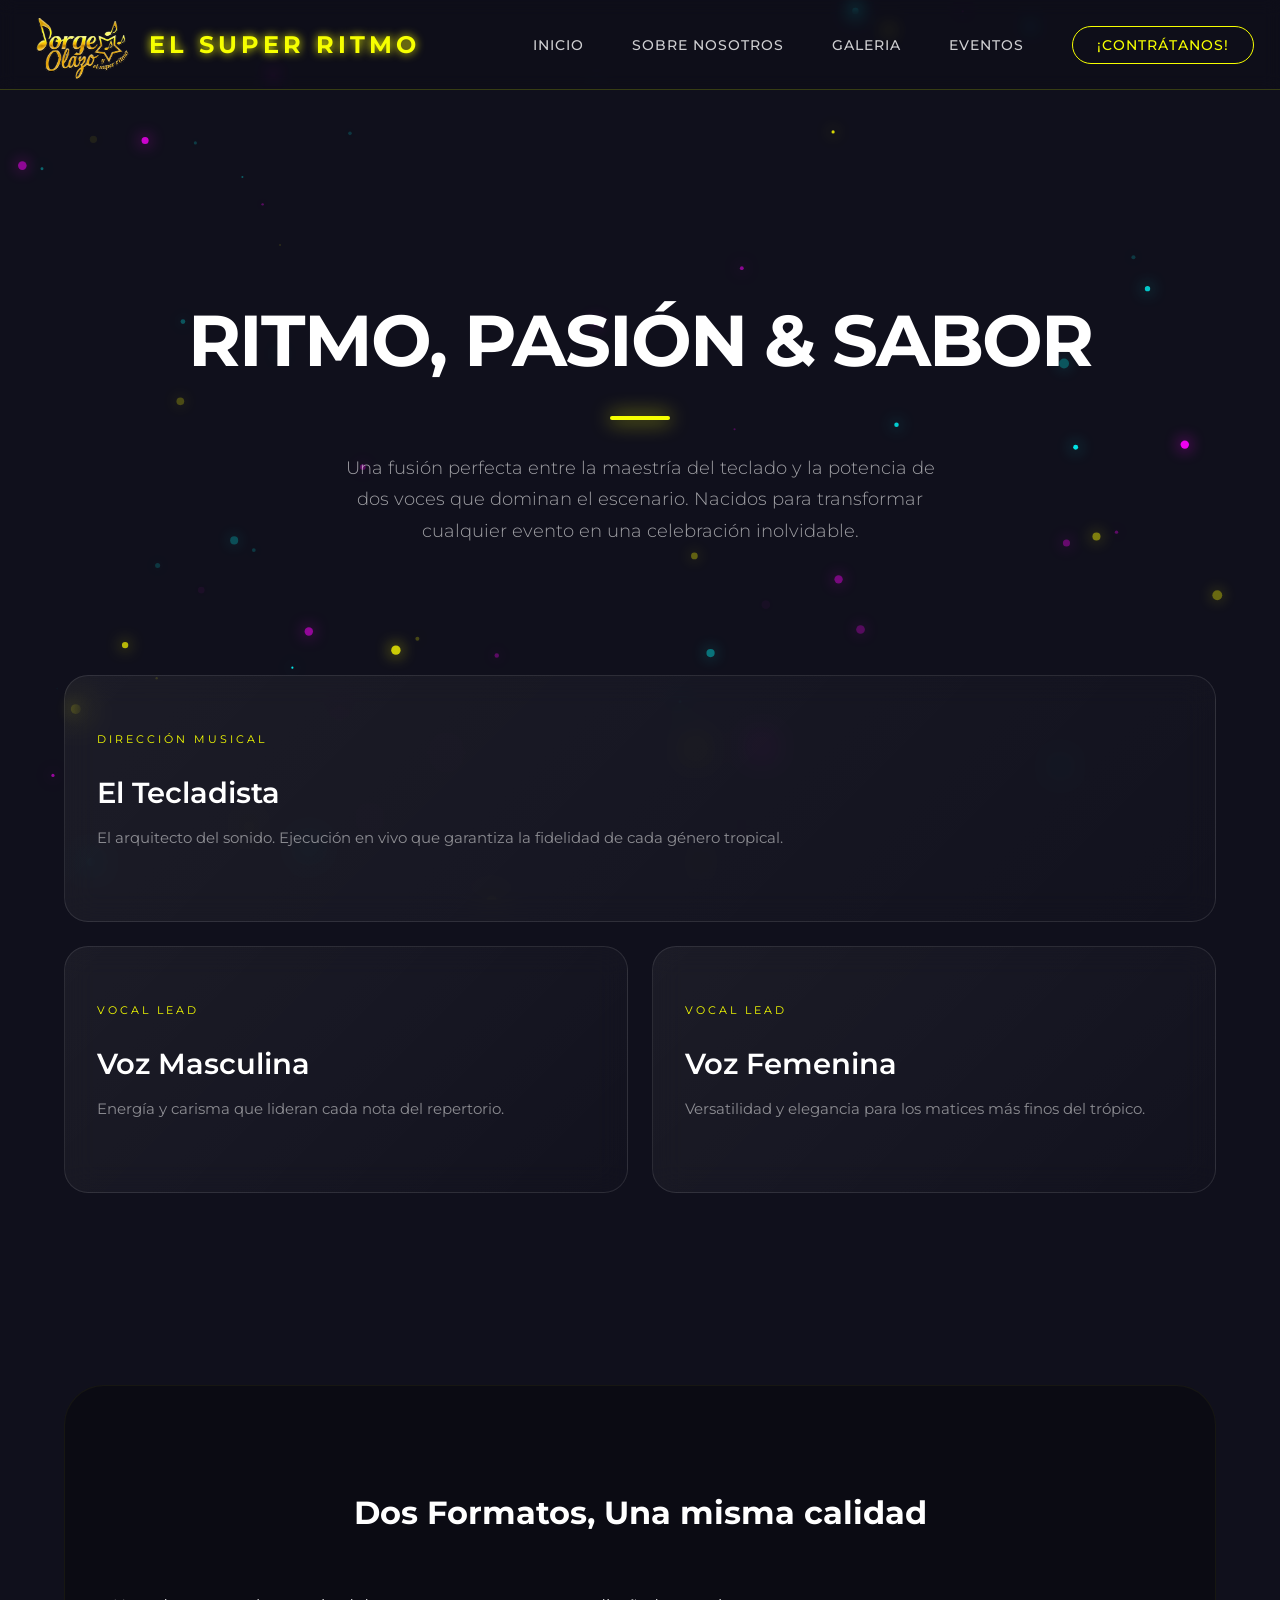
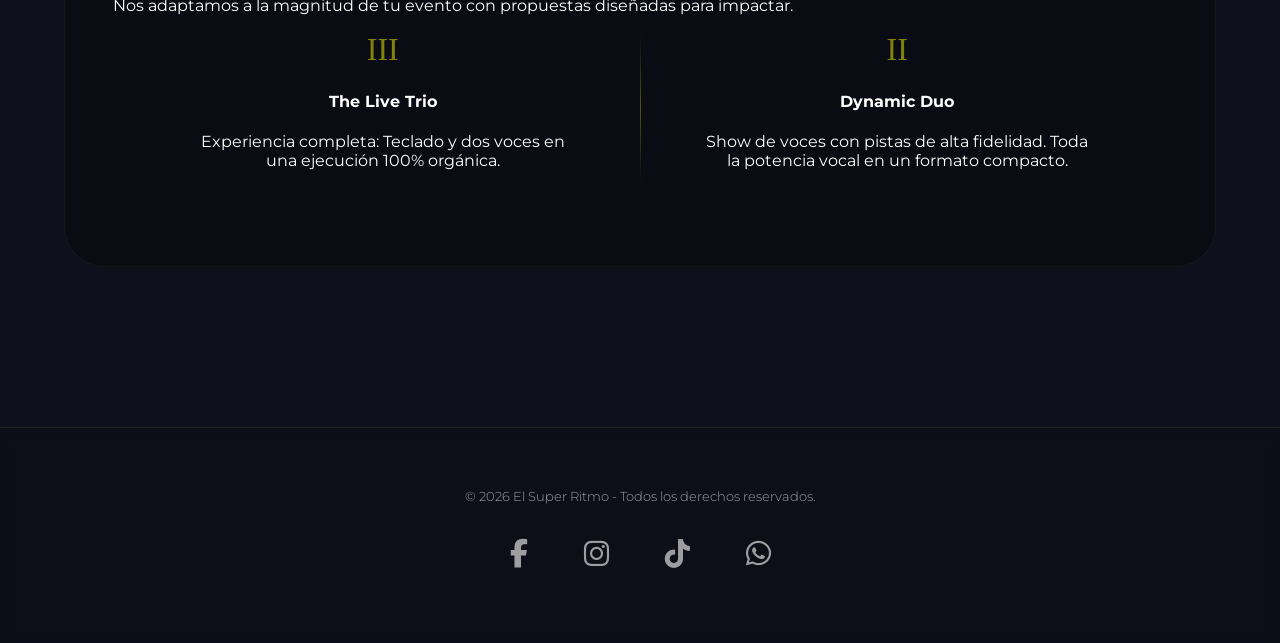
<file: pages/biographic.html>
<!DOCTYPE html>
<html lang="en">
    <head>
        <meta charset="UTF-8">
        <meta name="viewport" content="width=device-width, initial-scale=1.0">
        <link rel="stylesheet" href="https://cdnjs.cloudflare.com/ajax/libs/font-awesome/6.5.1/css/all.min.css">
        <link rel="stylesheet" href="../css/styles.css">
        <title>Sobre Nosotros</title>
    </head>
    <body>
        <canvas id="canvas-background"></canvas>

        <header class="main-header">
            <div class="logo">
                <a href="/index.html"
                    style="text-decoration: none; display: flex; align-items: center; gap: 15px;">
                    <img src="/assets/img/logo.png" alt="Logo">
                    <h1 class="logo-text"><span>El Super Ritmo</span></h1>
                </a>
            </div>

            <div class="menu-toggle" id="mobile-menu">
                <span class="bar"></span>
                <span class="bar"></span>
                <span class="bar"></span>
            </div>

            <nav class="menu">
                <ul class="nav-list">
                    <li><a href="/index.html">Inicio</a></li>
                    <li><a href="/pages/biographic.html">Sobre Nosotros</a></li>
                    <li><a href="/pages/galery.html">Galeria</a></li>
                    <li><a href="/pages/events.html">Eventos</a></li>
                    <li><a href="/pages/contacs.html"
                            class="btn-contacto">¡Contrátanos!</a></li>
                </ul>
            </nav>
        </header>

        <main class="about-wrapper">
            <!-- Hero Section Minimalista -->
            <section class="about-hero">
                <div class="reveal-text">
                    <h2 class="ultra-title">Ritmo, Pasión &
                        <span>Sabor</span></h2>
                    <div class="divider-glow"></div>
                    <p class="hero-description">
                        Una fusión perfecta entre la maestría del teclado y la
                        potencia de dos voces que dominan el escenario.
                        Nacidos para transformar cualquier evento en una
                        celebración inolvidable.
                    </p>
                </div>
            </section>

            <!-- Seccion Integrantes -->
            <section class="team-showcase">
                <div class="glass-card main-member">
                    <div class="card-inner">
                        <span class="role">Dirección Musical</span>
                        <h3>El Tecladista</h3>
                        <p>El arquitecto del sonido. Ejecución en vivo que
                            garantiza la fidelidad de cada género tropical.</p>
                    </div>
                </div>

                <div class="team-duo">
                    <div class="glass-card">
                        <div class="card-inner">
                            <span class="role">Vocal Lead</span>
                            <h3>Voz Masculina</h3>
                            <p>Energía y carisma que lideran cada nota del
                                repertorio.</p>
                        </div>
                    </div>
                    <div class="glass-card">
                        <div class="card-inner">
                            <span class="role">Vocal Lead</span>
                            <h3>Voz Femenina</h3>
                            <p>Versatilidad y elegancia para los matices más
                                finos del trópico.</p>
                        </div>
                    </div>
                </div>
            </section>

            <!-- Propuesta Versátil -->
            <section id="propuesta" class="versatility-section">
                <div class="versatility-container">
                    <div class="text-block">
                        <h2 class="sub-title">Dos Formatos, <span>Una misma
                                calidad</span></h2>
                        <p>Nos adaptamos a la magnitud de tu evento con
                            propuestas diseñadas para impactar.</p>
                    </div>

                    <div class="format-grid">
                        <div class="format-item">
                            <div class="format-icon">III</div>
                            <h4>The Live Trio</h4>
                            <p>Experiencia completa: Teclado y dos voces en una
                                ejecución 100% orgánica.</p>
                        </div>
                        <div class="vertical-divider"></div>
                        <div class="format-item">
                            <div class="format-icon">II</div>
                            <h4>Dynamic Duo</h4>
                            <p>Show de voces con pistas de alta fidelidad. Toda
                                la potencia vocal en un formato compacto.</p>
                        </div>
                    </div>
                </div>
            </section>
        </main>

        <footer class="main-footer">
            <div class="footer-content">
                <p>&copy; 2026 El Super Ritmo - Todos los derechos
                    reservados.</p>
                <div class="social-links">
                    <a
                        href="https://www.facebook.com/profile.php?id=100089630088880&locale=es_LA"
                        target="_blank" class="social-icon"><i
                            class="fa-brands fa-facebook-f"></i></a>
                    <a href="https://www.instagram.com/olazocortes?igsh=eDFoczZ5eHZ1M2Jz"
                        target="_blank" class="social-icon"><i
                            class="fa-brands fa-instagram"></i></a>
                    <a href="https://www.tiktok.com/@gitooc?_r=1&_t=ZS-962TKtoE6FB" target="_blank"
                        class="social-icon"><i
                            class="fa-brands fa-tiktok"></i></a>
                    <a
                        href="https://wa.me/522711181249?text=¡Hola!%20Me%20interesa%20contratar%20a%20El%20Super%20Ritmo"
                        target="_blank" class="social-icon"><i
                            class="fa-brands fa-whatsapp"></i></a>
                </div>
            </div>
        </footer>

        <script src="../js/main.js"></script>
    </body>
</html>
</file>
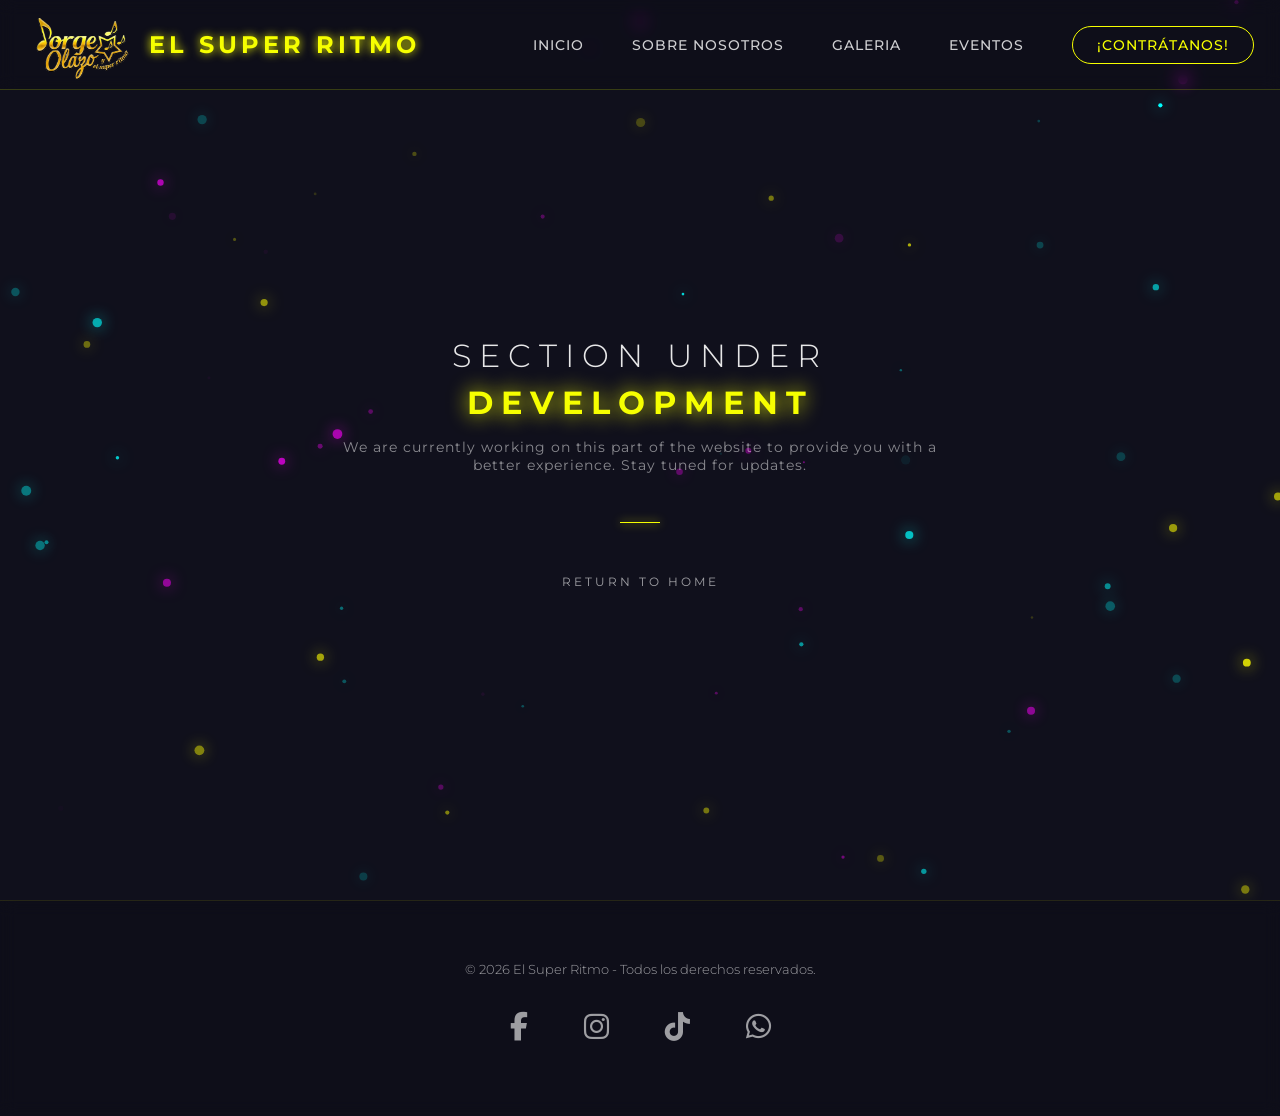
<file: pages/contacs.html>
<!DOCTYPE html>
<html lang="en">
    <head>
        <meta charset="UTF-8">
        <meta name="viewport" content="width=device-width, initial-scale=1.0">
        <link rel="stylesheet" href="https://cdnjs.cloudflare.com/ajax/libs/font-awesome/6.5.1/css/all.min.css">
        <link rel="stylesheet" href="../css/styles.css">
        <title>Sobre Nosotros</title>
    </head>
    <body>
        <canvas id="canvas-background"></canvas>

        <header class="main-header">
            <div class="logo">
                <a href="/index.html"
                    style="text-decoration: none; display: flex; align-items: center; gap: 15px;">
                    <img src="/assets/img/logo.png" alt="Logo">
                    <h1 class="logo-text"><span>El Super Ritmo</span></h1>
                </a>
            </div>

            <div class="menu-toggle" id="mobile-menu">
                <span class="bar"></span>
                <span class="bar"></span>
                <span class="bar"></span>
            </div>

            <nav class="menu">
                <ul class="nav-list">
                    <li><a href="/index.html">Inicio</a></li>
                    <li><a href="/pages/biographic.html">Sobre Nosotros</a></li>
                    <li><a href="/pages/galery.html">Galeria</a></li>
                    <li><a href="/pages/events.html">Eventos</a></li>
                    <li><a href="/pages/contacs.html"
                            class="btn-contacto">¡Contrátanos!</a></li>
                </ul>
            </nav>
        </header>

        <section class="wip-container">
            <div class="wip-content">
                <h2 class="wip-title">Section Under
                    <span>Development</span></h2>
                <p class="wip-subtitle">We are currently working on this part of
                    the website to provide you with a better experience. Stay
                    tuned for updates.</p>
                <div class="wip-visual">
                    <div class="neon-line"></div>
                </div>
                <a href="#inicio" class="btn-back">Return to Home</a>
            </div>
        </section>

        <footer class="main-footer">
            <div class="footer-content">
                <p>&copy; 2026 El Super Ritmo - Todos los derechos
                    reservados.</p>
                <div class="social-links">
                    <a
                        href="https://www.facebook.com/profile.php?id=100089630088880&locale=es_LA"
                        target="_blank" class="social-icon"><i
                            class="fa-brands fa-facebook-f"></i></a>
                    <a href="https://www.instagram.com/olazocortes?igsh=eDFoczZ5eHZ1M2Jz"
                        target="_blank" class="social-icon"><i
                            class="fa-brands fa-instagram"></i></a>
                    <a href="https://www.tiktok.com/@gitooc?_r=1&_t=ZS-962TKtoE6FB" target="_blank"
                        class="social-icon"><i
                            class="fa-brands fa-tiktok"></i></a>
                    <a
                        href="https://wa.me/522711181249?text=¡Hola!%20Me%20interesa%20contratar%20a%20El%20Super%20Ritmo"
                        target="_blank" class="social-icon"><i
                            class="fa-brands fa-whatsapp"></i></a>
                </div>
            </div>
        </footer>

        <script src="../js/main.js"></script>
    </body>
</html>
</file>
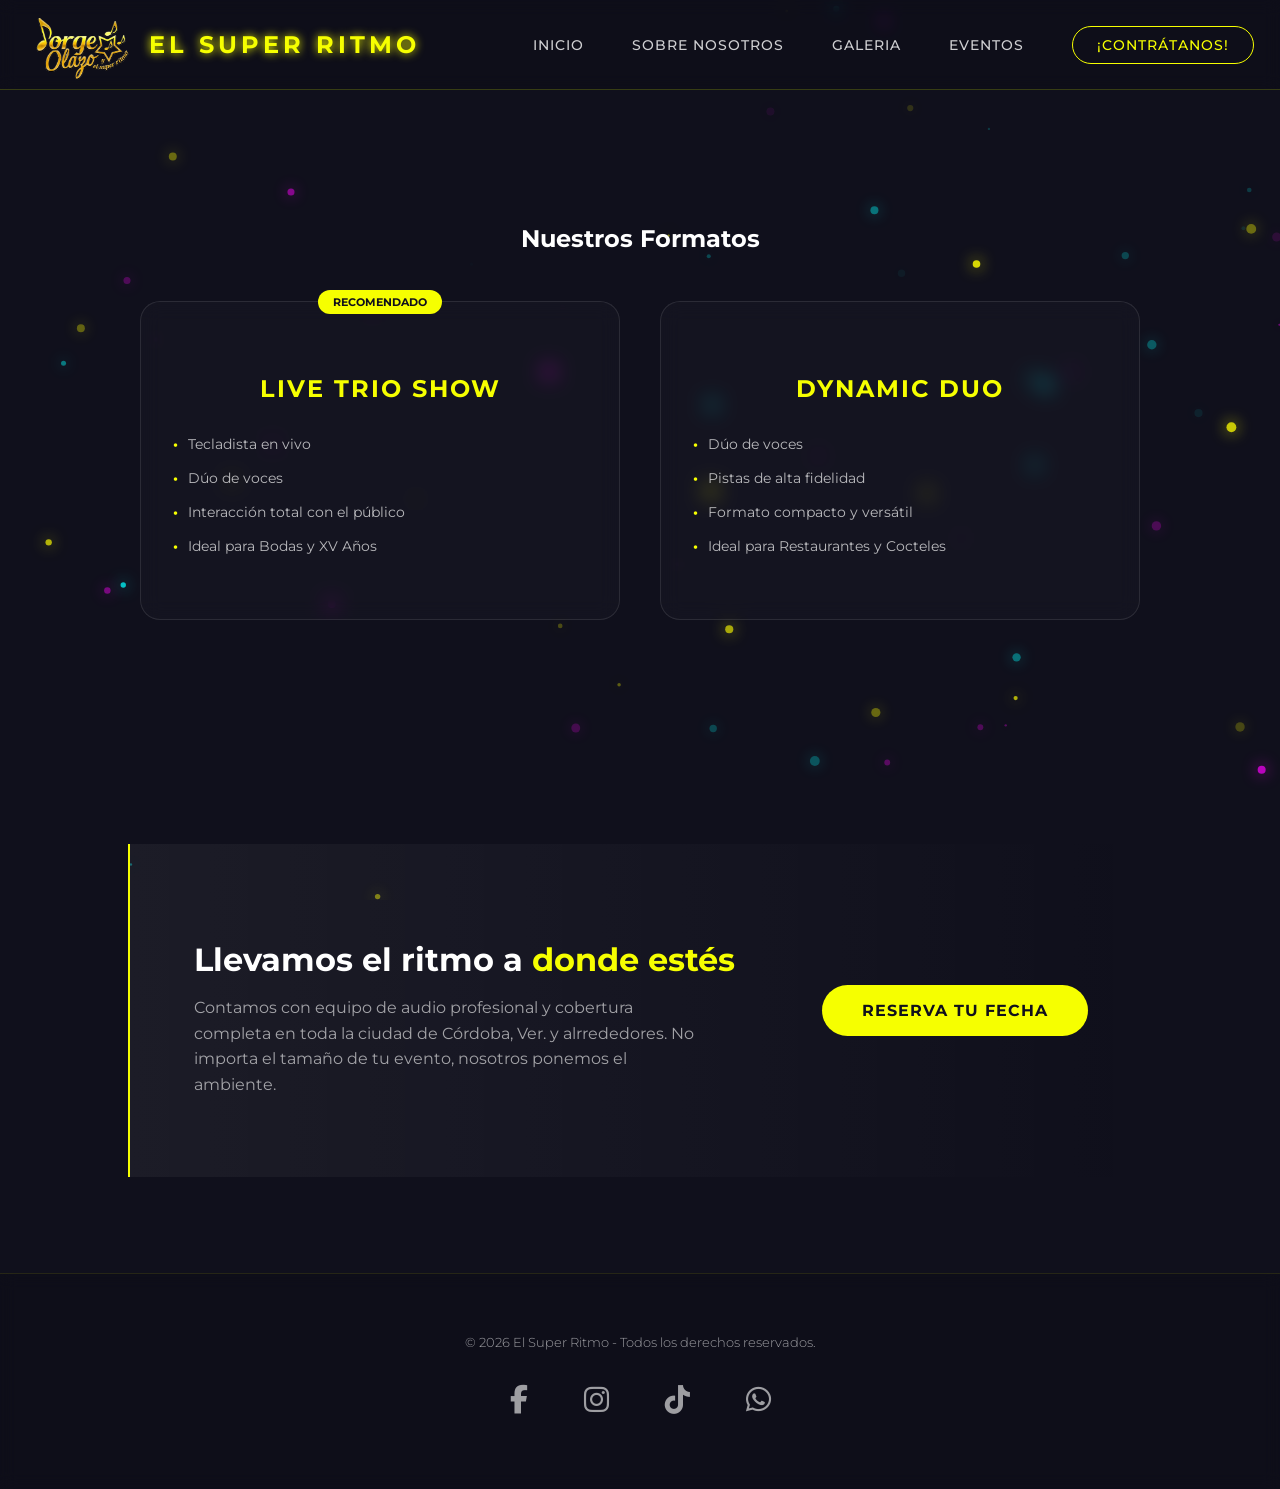
<file: pages/events.html>
<!DOCTYPE html>
<html lang="en">
    <head>
        <meta charset="UTF-8">
        <meta name="viewport" content="width=device-width, initial-scale=1.0">
        <link rel="stylesheet" href="https://cdnjs.cloudflare.com/ajax/libs/font-awesome/6.5.1/css/all.min.css">
        <link rel="stylesheet" href="../css/styles.css">
        <title>Sobre Nosotros</title>
    </head>
    <body>
        <canvas id="canvas-background"></canvas>

        <header class="main-header">
            <div class="logo">
                <a href="/index.html"
                    style="text-decoration: none; display: flex; align-items: center; gap: 15px;">
                    <img src="/assets/img/logo.png" alt="Logo">
                    <h1 class="logo-text"><span>El Super Ritmo</span></h1>
                </a>
            </div>

            <div class="menu-toggle" id="mobile-menu">
                <span class="bar"></span>
                <span class="bar"></span>
                <span class="bar"></span>
            </div>

            <nav class="menu">
                <ul class="nav-list">
                    <li><a href="/index.html">Inicio</a></li>
                    <li><a href="/pages/biographic.html">Sobre Nosotros</a></li>
                    <li><a href="/pages/galery.html">Galeria</a></li>
                    <li><a href="/pages/events.html">Eventos</a></li>
                    <li><a href="/pages/contacs.html"
                            class="btn-contacto">¡Contrátanos!</a></li>
                </ul>
            </nav>
        </header>

        <main class="events-page">
            <section class="formats-section">
                <h2 class="section-title">Nuestros <span>Formatos</span></h2>
                <div class="formats-grid">
                    <div class="format-card">
                        <div class="format-header">
                            <span class="badge">Recomendado</span>
                            <h3>Live Trio Show</h3>
                        </div>
                        <ul class="format-features">
                            <li>Tecladista en vivo</li>
                            <li>Dúo de voces</li>
                            <li>Interacción total con el público</li>
                            <li>Ideal para Bodas y XV Años</li>
                        </ul>
                    </div>

                    <div class="format-card">
                        <div class="format-header">
                            <h3>Dynamic Duo</h3>
                        </div>
                        <ul class="format-features">
                            <li>Dúo de voces</li>
                            <li>Pistas de alta fidelidad</li>
                            <li>Formato compacto y versátil</li>
                            <li>Ideal para Restaurantes y Cocteles</li>
                        </ul>
                    </div>
                </div>
            </section>

            <section class="coverage-section">
                <div class="coverage-content">
                    <div class="coverage-text">
                        <h3>Llevamos el ritmo a <span>donde estés</span></h3>
                        <p>Contamos con equipo de audio profesional y cobertura
                            completa en toda la ciudad de Córdoba, Ver. y alrrededores. No importa el tamaño de tu evento,
                            nosotros ponemos el ambiente.</p>
                    </div>
                    <div class="coverage-action">
                        <a href="https://wa.me/522711181249?text=¡Hola!%20%0A%0AMe%20interesa%20obtener%20información%20para%20*contratar*%20a%20*El%20Super%20Ritmo*.%20%0A%0A¿Podrían%20darme%20detalles%20de%20sus%20servicios?%20"
                            class="whatsapp-cta">
                            Reserva tu fecha
                        </a>
                    </div>
                </div>
            </section>
        </main>

        <footer class="main-footer">
            <div class="footer-content">
                <p>&copy; 2026 El Super Ritmo - Todos los derechos
                    reservados.</p>
                <div class="social-links">
                    <a
                        href="https://www.facebook.com/profile.php?id=100089630088880&locale=es_LA"
                        target="_blank" class="social-icon"><i
                            class="fa-brands fa-facebook-f"></i></a>
                    <a href="https://www.instagram.com/olazocortes?igsh=eDFoczZ5eHZ1M2Jz"
                        target="_blank" class="social-icon"><i
                            class="fa-brands fa-instagram"></i></a>
                    <a href="https://www.tiktok.com/@gitooc?_r=1&_t=ZS-962TKtoE6FB" target="_blank"
                        class="social-icon"><i
                            class="fa-brands fa-tiktok"></i></a>
                    <a
                        href="https://wa.me/522711181249?text=¡Hola!%20Me%20interesa%20contratar%20a%20El%20Super%20Ritmo"
                        target="_blank" class="social-icon"><i
                            class="fa-brands fa-whatsapp"></i></a>
                </div>
            </div>
        </footer>

        <script src="../js/main.js"></script>
    </body>
</html>
</file>
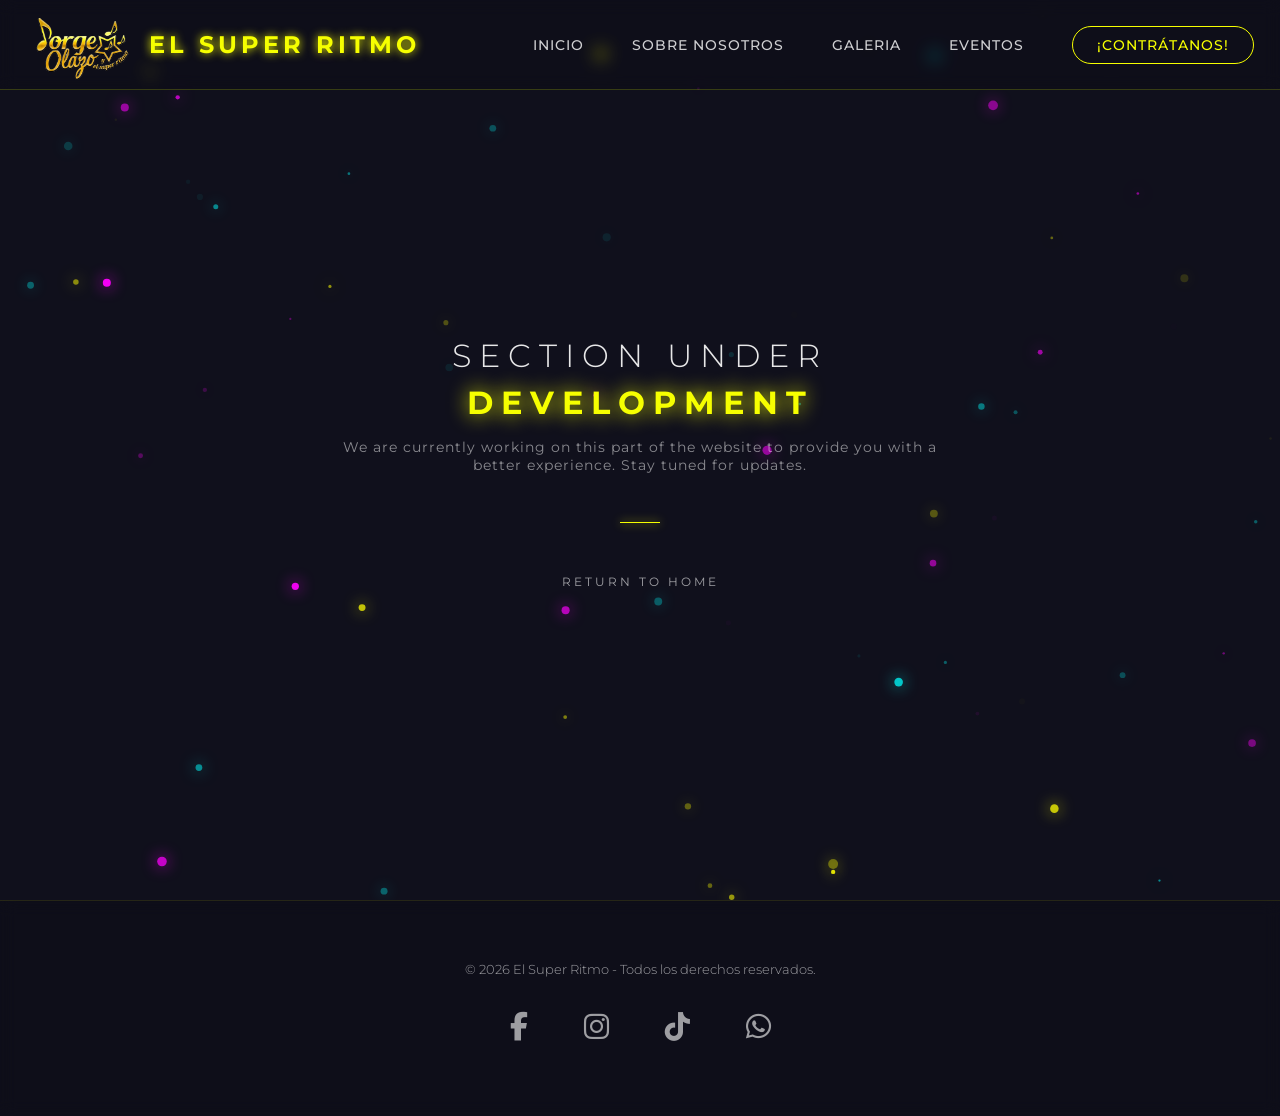
<file: pages/galery.html>
<!DOCTYPE html>
<html lang="en">
    <head>
        <meta charset="UTF-8">
        <meta name="viewport" content="width=device-width, initial-scale=1.0">
        <link rel="stylesheet" href="https://cdnjs.cloudflare.com/ajax/libs/font-awesome/6.5.1/css/all.min.css">
        <link rel="stylesheet" href="../css/styles.css">
        <title>Sobre Nosotros</title>
    </head>
    <body>
        <canvas id="canvas-background"></canvas>

        <header class="main-header">
            <div class="logo">
                <a href="/index.html"
                    style="text-decoration: none; display: flex; align-items: center; gap: 15px;">
                    <img src="/assets/img/logo.png" alt="Logo">
                    <h1 class="logo-text"><span>El Super Ritmo</span></h1>
                </a>
            </div>

            <div class="menu-toggle" id="mobile-menu">
                <span class="bar"></span>
                <span class="bar"></span>
                <span class="bar"></span>
            </div>

            <nav class="menu">
                <ul class="nav-list">
                    <li><a href="/index.html">Inicio</a></li>
                    <li><a href="/pages/biographic.html">Sobre Nosotros</a></li>
                    <li><a href="/pages/galery.html">Galeria</a></li>
                    <li><a href="/pages/events.html">Eventos</a></li>
                    <li><a href="/pages/contacs.html"
                            class="btn-contacto">¡Contrátanos!</a></li>
                </ul>
            </nav>
        </header>

        <section class="wip-container">
            <div class="wip-content">
                <h2 class="wip-title">Section Under
                    <span>Development</span></h2>
                <p class="wip-subtitle">We are currently working on this part of
                    the website to provide you with a better experience. Stay
                    tuned for updates.</p>
                <div class="wip-visual">
                    <div class="neon-line"></div>
                </div>
                <a href="/index.html" class="btn-back">Return to Home</a>
            </div>
        </section>

        <footer class="main-footer">
            <div class="footer-content">
                <p>&copy; 2026 El Super Ritmo - Todos los derechos
                    reservados.</p>
                <div class="social-links">
                    <a
                        href="https://www.facebook.com/profile.php?id=100089630088880&locale=es_LA"
                        target="_blank" class="social-icon"><i
                            class="fa-brands fa-facebook-f"></i></a>
                    <a href="https://www.instagram.com/olazocortes?igsh=eDFoczZ5eHZ1M2Jz"
                        target="_blank" class="social-icon"><i
                            class="fa-brands fa-instagram"></i></a>
                    <a href="https://www.tiktok.com/@gitooc?_r=1&_t=ZS-962TKtoE6FB" target="_blank"
                        class="social-icon"><i
                            class="fa-brands fa-tiktok"></i></a>
                    <a
                        href="https://wa.me/522711181249?text=¡Hola!%20Me%20interesa%20contratar%20a%20El%20Super%20Ritmo"
                        target="_blank" class="social-icon"><i
                            class="fa-brands fa-whatsapp"></i></a>
                </div>
            </div>
        </footer>

        <script src="../js/main.js"></script>
    </body>
</html>
</file>
<file: css/styles.css>
@import url('https://fonts.googleapis.com/css2?family=Montserrat:wght@300;500;700&display=swap');

:root {
    --primario: #f6ff00;
    --secundario: #ffc800;
    --fondo-oscuro: rgba(10, 10, 20, 0.3);
    --texto: #ffffff;
    --borde-neon: rgba(225, 255, 0, 0.2);
    --whatsapp: #25d366;
}

body {
    font-family: 'Montserrat', sans-serif;
    margin: 0;
    color: var(--texto);
    background-color: #10101c;
    overflow-x: hidden;
}

#canvas-background {
    position: fixed;
    top: 0;
    left: 0;
    width: 100%;
    height: 100%;
    z-index: -1;
}

.main-header {
    position: fixed;
    top: 0;
    width: 100%;
    display: flex;
    justify-content: space-between;
    align-items: center;
    padding: 0.5rem 2%;
    background: var(--fondo-oscuro);
    backdrop-filter: blur(8px);
    border-bottom: 1px solid var(--borde-neon);
    z-index: 1000;
    box-sizing: border-box;
    min-height: 90px;
}

.logo a {
    display: flex;
    align-items: center;
    gap: 15px;
    text-decoration: none;
}

.logo img {
    height: 80px;
    width: auto;
    display: block;
    object-fit: contain;
    margin-top: -8px;
}

.logo h1 {
    display: flex;
    align-items: center;
    font-size: 1.5rem;
    font-weight: 700;
    margin: 0;
    text-transform: uppercase;
    letter-spacing: 4px;
    color: var(--texto);
}

.logo h1 span {
    color: var(--primario);
    text-shadow: 0 0 10px var(--primario);
}

.menu ul {
    list-style: none;
    display: flex;
    gap: 3rem;
    margin: 0;
    padding: 0;
}

.menu a {
    text-decoration: none;
    color: rgba(255, 255, 255, 0.8);
    font-size: 0.85rem;
    font-weight: 500;
    text-transform: uppercase;
    letter-spacing: 1px;
    transition: all 0.4s ease;
}

.menu a:hover {
    color: var(--primario);
    text-shadow: 0 0 8px var(--primario);
}

.btn-contacto {
    background: transparent;
    color: var(--primario) !important;
    border: 1px solid var(--primario);
    padding: 0.6rem 1.5rem !important;
    border-radius: 50px;
    transition: all 0.4s ease !important;

    animation: pulse-glow 3s infinite;
    white-space: nowrap;
}

.btn-contacto:hover {
    background: var(--primario);
    color: #10101c !important;
    box-shadow: 0 0 20px var(--primario);
    transform: translateY(-2px);
}

@keyframes pulse-glow {
    0% { box-shadow: 0 0 0 0 rgba(246, 255, 0, 0.4); }
    70% { box-shadow: 0 0 0 10px rgba(246, 255, 0, 0); }
    100% { box-shadow: 0 0 0 0 rgba(246, 255, 0, 0); }
}

.hero {
    height: 100vh;
    display: flex;
    justify-content: center;
    align-items: center;
    text-align: center;
    padding: 0 5%;
}

.hero-content {
    max-width: 800px;
}

.hero-title {
    font-size: 3.5rem;
    font-weight: 700;
    margin-bottom: 1rem;
    text-transform: uppercase;
    letter-spacing: 2px;
}

.hero-title span {
    color: var(--primario);
    text-shadow: 0 0 20px rgba(246, 255, 0, 0.5);
}

.hero-subtitle {
    font-size: 1.2rem;
    font-weight: 300;
    margin-bottom: 2.5rem;
    color: rgba(255, 255, 255, 0.8);
}

.whatsapp-btn {
    display: inline-flex;
    align-items: center;
    gap: 15px;
    background: rgba(37, 211, 102, 0.1);
    color: var(--whatsapp);
    border: 2px solid var(--whatsapp);
    padding: 1rem 2rem;
    border-radius: 50px;
    text-decoration: none;
    font-weight: 700;
    font-size: 1.1rem;
    transition: all 0.3s ease;
}

.whatsapp-btn img {
    width: 25px;
    height: 25px;
}

.whatsapp-btn:hover {
    background: var(--whatsapp);
    color: #10101c;
    box-shadow: 0 0 30px rgba(37, 211, 102, 0.6);
    transform: translateY(-5px);
}

.main-footer {
    background: var(--fondo-oscuro);
    backdrop-filter: blur(8px);
    padding: 3rem 8%;
    text-align: center;
    border-top: 1px solid rgba(255, 255, 0, 0.1);
}

.footer-content p {
    font-size: 0.8rem;
    font-weight: 300;
    color: rgba(255, 255, 255, 0.6);
    margin-bottom: 1.5rem;
}

.menu-toggle {
    display: none;
}

.wip-container {
    height: 100vh;
    display: flex;
    justify-content: center;
    align-items: center;
    padding: 0 5%;
}

.wip-content {
    text-align: center;
    max-width: 600px;
}

.wip-title {
    font-size: 2rem;
    text-transform: uppercase;
    letter-spacing: 8px;
    margin-bottom: 1rem;
    font-weight: 300;
    color: rgba(255, 255, 255, 0.9);
}

.wip-title span {
    display: block;
    font-weight: 700;
    color: var(--primario);
    text-shadow: 0 0 20px var(--primario);
    margin-top: 0.5rem;
}

.wip-subtitle {
    font-size: 0.9rem;
    color: rgba(255, 255, 255, 0.5);
    letter-spacing: 1px;
    margin-bottom: 3rem;
}

.neon-line {
    width: 40px;
    height: 1px;
    background: var(--primario);
    margin: 0 auto 3rem;
    box-shadow: 0 0 10px var(--primario);
}

.btn-back {
    text-decoration: none;
    color: rgba(255, 255, 255, 0.6);
    font-size: 0.75rem;
    text-transform: uppercase;
    letter-spacing: 3px;
    transition: 0.4s;
    border-bottom: 1px solid transparent;
    padding-bottom: 5px;
}

.btn-back:hover {
    color: var(--primario);
    border-bottom: 1px solid var(--primario);
}

@media (max-width: 768px) {
    .logo img {
        height: 65px;
        margin-top: 0;
    }

    .menu-toggle {
        display: block;
        cursor: pointer;
        z-index: 1001;
    }

    .menu-toggle .bar {
        display: block;
        width: 25px;
        height: 3px;
        margin: 5px auto;
        transition: all 0.3s ease-in-out;
        background-color: var(--primario);
    }

    .menu {
        position: fixed;
        top: -100vh;
        left: 0;
        width: 100%;
        height: 100vh;
        background: rgba(10, 10, 20, 0.95);
        backdrop-filter: blur(15px);
        transition: 0.5s;
        display: flex;
        justify-content: center;
        align-items: center;
        z-index: 999;
    }

    .menu.active {
        top: 0;
    }

    .menu ul {
        flex-direction: column;
        align-items: center;
        gap: 2.5rem;
    }

    .hero-title {
        font-size: 2.2rem;
    }

    .wip-title {
        font-size: 1.5rem;
        letter-spacing: 4px;
    }

    .wip-container {
        height: 80vh;
    }

    #mobile-menu.is-active .bar:nth-child(2) {
        opacity: 0;
    }

    #mobile-menu.is-active .bar:nth-child(1) {
        transform: translateY(8px) rotate(45deg);
    }

    #mobile-menu.is-active .bar:nth-child(3) {
        transform: translateY(-8px) rotate(-45deg);
    }
}

/*Biographic*/

/* --- Mejora Visual Sobre Nosotros --- */
.about-wrapper {
    padding-top: 140px;
    background: transparent;
}

.about-hero {
    padding: 6rem 10%;
    text-align: center;
}

.ultra-title {
    font-size: clamp(2.5rem, 8vw, 4.5rem);
    font-weight: 700;
    text-transform: uppercase;
    letter-spacing: -2px;
    margin-bottom: 2rem;
}

.divider-glow {
    width: 60px;
    height: 4px;
    background: var(--primario);
    margin: 0 auto 2rem;
    box-shadow: 0 0 20px var(--primario);
    border-radius: 10px;
}

.hero-description {
    font-size: 1.1rem;
    color: rgba(255, 255, 255, 0.6);
    max-width: 600px;
    margin: 0 auto;
    line-height: 1.8;
    font-weight: 300;
}

/* Tarjetas Estilo Glassmorphism Pro */
.team-showcase {
    display: flex;
    flex-direction: column;
    gap: 1.5rem;
    padding: 2rem 5%;
    max-width: 1200px;
    margin: 0 auto;
}

.team-duo {
    display: grid;
    grid-template-columns: 1fr 1fr;
    gap: 1.5rem;
}

.glass-card {
    background: linear-gradient(135deg, rgba(255,255,255,0.05), rgba(255,255,255,0.01));
    border: 1px solid rgba(255, 255, 255, 0.1);
    backdrop-filter: blur(15px);
    border-radius: 24px;
    padding: 3.5rem 2rem;
    transition: all 0.5s cubic-bezier(0.23, 1, 0.32, 1);
    position: relative;
    overflow: hidden;
}

.glass-card:hover {
    border-color: var(--primario);
    background: rgba(255, 255, 255, 0.07);
    transform: translateY(-5px);
    box-shadow: 0 20px 40px rgba(0,0,0,0.4);
}

.role {
    font-size: 0.7rem;
    text-transform: uppercase;
    letter-spacing: 3px;
    color: var(--primario);
    display: block;
    margin-bottom: 1rem;
}

.glass-card h3 {
    font-size: 1.8rem;
    margin-bottom: 1rem;
    font-weight: 600;
}

.glass-card p {
    color: rgba(255, 255, 255, 0.5);
    font-size: 0.95rem;
    line-height: 1.6;
}

/* Sección de Formatos/Servicios */
.versatility-section {
    padding: 10rem 5%;
}

.versatility-container {
    background: rgba(0, 0, 0, 0.3);
    border-radius: 40px;
    padding: 5rem 3rem;
    border: 1px solid rgba(255, 255, 0, 0.05);
}

.sub-title {
    font-size: 2rem;
    text-align: center;
    margin-bottom: 4rem;
}

.format-grid {
    display: flex;
    justify-content: center;
    align-items: center;
    gap: 4rem;
    max-width: 900px;
    margin: 0 auto;
}

.format-item {
    text-align: center;
    flex: 1;
}

.format-icon {
    font-family: serif;
    font-size: 2rem;
    color: var(--primario);
    margin-bottom: 1.5rem;
    opacity: 0.5;
}

.vertical-divider {
    width: 1px;
    height: 150px;
    background: linear-gradient(transparent, rgba(255, 255, 0, 0.3), transparent);
}

/* Ajustes Responsive */
@media (max-width: 768px) {
    .team-duo { grid-template-columns: 1fr; }
    .format-grid { flex-direction: column; gap: 3rem; }
    .vertical-divider { width: 80%; height: 1px; }
    .ultra-title { font-size: 2.5rem; }
}

/* --- Seccion Eventos / Formatos --- */
.events-page {
    padding-top: 140px;
}

.formats-section {
    padding: 4rem 10%;
    text-align: center;
}

.formats-grid {
    display: grid;
    grid-template-columns: repeat(auto-fit, minmax(300px, 1fr));
    gap: 2.5rem;
    margin-top: 3rem;
    max-width: 1000px;
    margin-left: auto;
    margin-right: auto;
}

.format-card {
    background: rgba(255, 255, 255, 0.02);
    border: 1px solid rgba(255, 255, 255, 0.1);
    backdrop-filter: blur(10px);
    padding: 3rem 2rem;
    border-radius: 20px;
    transition: 0.4s;
    position: relative;
}

.format-card:hover {
    border-color: var(--primario);
    transform: translateY(-10px);
    box-shadow: 0 15px 30px rgba(0, 0, 0, 0.4);
}

.format-header h3 {
    font-size: 1.5rem;
    margin-bottom: 2rem;
    color: var(--primario);
    text-transform: uppercase;
    letter-spacing: 2px;
}

.badge {
    position: absolute;
    top: -12px;
    left: 50%;
    transform: translateX(-50%);
    background: var(--primario);
    color: #10101c;
    padding: 5px 15px;
    border-radius: 50px;
    font-size: 0.7rem;
    font-weight: 700;
    text-transform: uppercase;
}

.format-features {
    list-style: none;
    padding: 0;
    text-align: left;
}

.format-features li {
    font-size: 0.9rem;
    color: rgba(255, 255, 255, 0.7);
    margin-bottom: 1rem;
    display: flex;
    align-items: center;
}

.format-features li::before {
    content: "•";
    color: var(--primario);
    font-weight: bold;
    margin-right: 10px;
}

/* --- Cobertura y CTA --- */
.coverage-section {
    padding: 6rem 10%;
    margin-top: 4rem;
}

.coverage-content {
    background: linear-gradient(90deg, rgba(255, 255, 255, 0.05), transparent);
    border-left: 2px solid var(--primario);
    padding: 4rem;
    border-radius: 0 30px 30px 0;
    display: flex;
    justify-content: space-between;
    align-items: center;
    gap: 3rem;
}

.coverage-text h3 {
    font-size: 2rem;
    margin-bottom: 1rem;
}

.coverage-text h3 span {
    color: var(--primario);
}

.coverage-text p {
    color: rgba(255, 255, 255, 0.6);
    max-width: 500px;
    line-height: 1.6;
}

.whatsapp-cta {
    display: inline-block;
    padding: 1rem 2.5rem;
    background: var(--primario);
    color: #10101c;
    text-decoration: none;
    font-weight: 700;
    border-radius: 50px;
    text-transform: uppercase;
    letter-spacing: 1px;
    transition: 0.3s;
    white-space: nowrap;
}

.whatsapp-cta:hover {
    box-shadow: 0 0 30px var(--primario);
    transform: scale(1.05);
}

@media (max-width: 768px) {
    .coverage-content {
        flex-direction: column;
        text-align: center;
        padding: 3rem 2rem;
    }
}

/*Social Icons*/

.social-links {
    display: flex;
    justify-content: center;
    gap: 2.5rem;
    margin-top: 1.5rem;
    margin-bottom: 1rem;
}

.social-icon {
    font-size: 1.8rem;
    color: rgba(255, 255, 255, 0.6);
    transition: all 0.6s;
    display: inline-block;
    padding: 0.5rem;
}

.social-icon:hover {
    transform: translateY(-5px);
}

.social-icon:hover .fa-facebook-f {
    color: #3b5998;
    text-shadow: 0 0 15px #3b5998;
}

.social-icon:hover .fa-whatsapp {
    color: #25d366;
    text-shadow: 0 0 15px #25d366;
}

.social-icon:hover .fa-tiktok {
    color: #fff;
    text-shadow: 
        2px 2px 0px #ff0050, 
        -2px -2px 0px #00f2ea;
}

.social-icon:hover .fa-instagram {
    background: radial-gradient(circle at 30% 107%, #fdf497 0%, #fdf497 5%, #fd5949 45%, #d6249f 60%, #285aeb 90%);
    -webkit-background-clip: text;
    -webkit-text-fill-color: transparent;
    filter: drop-shadow(0 0 8px rgba(214, 36, 159, 0.6));
}
</file>
